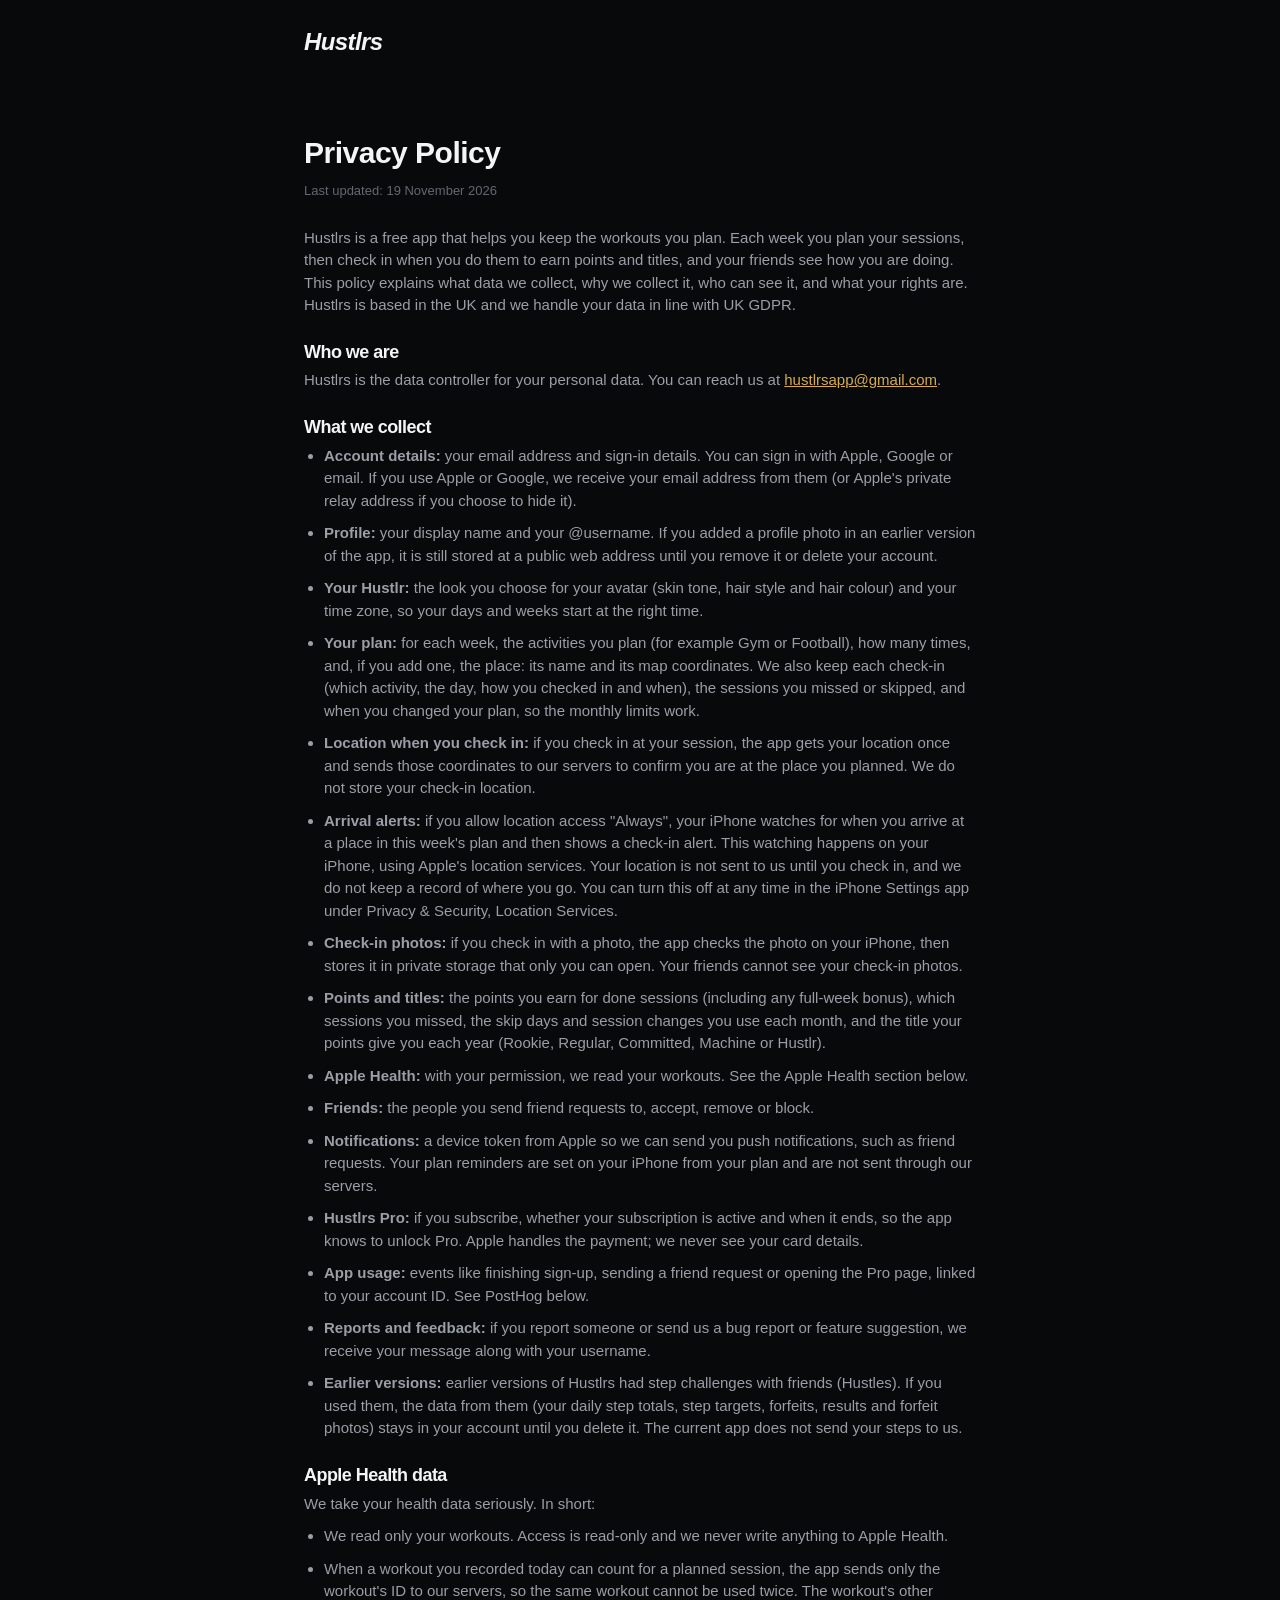
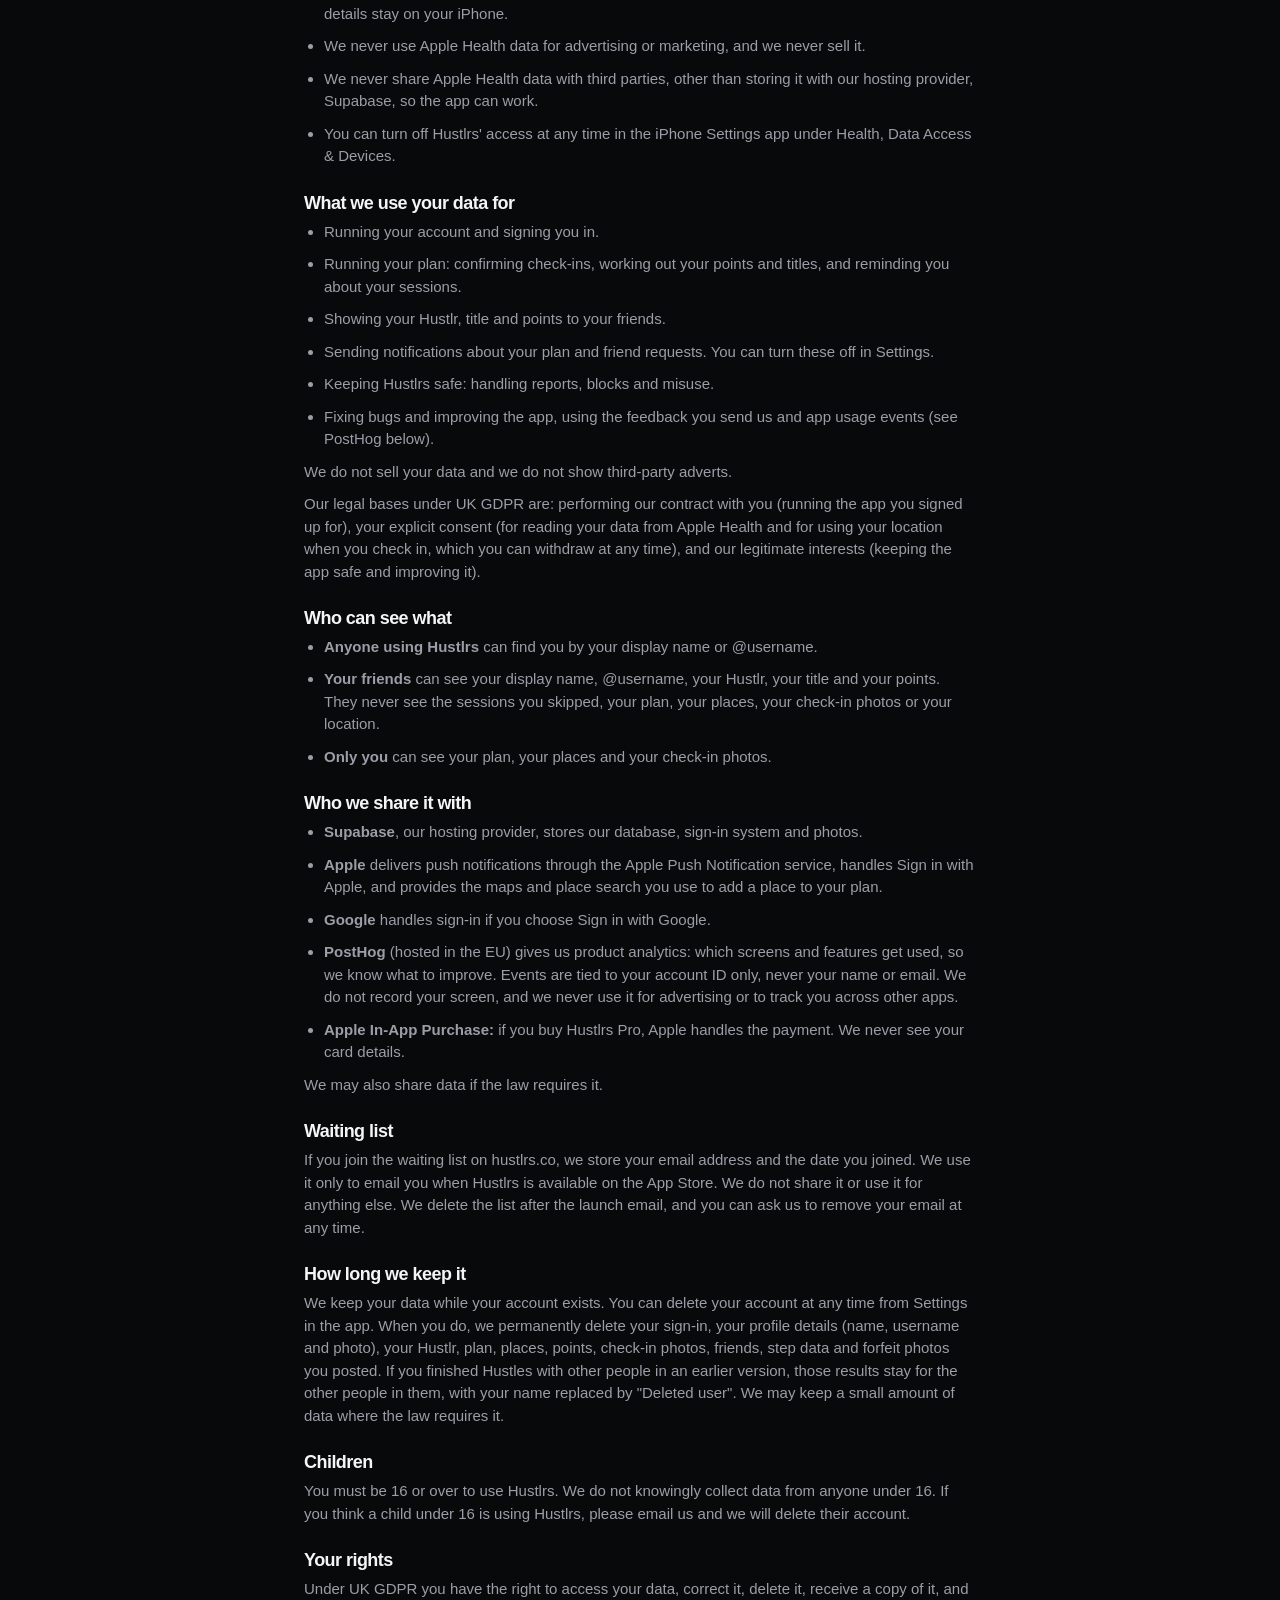
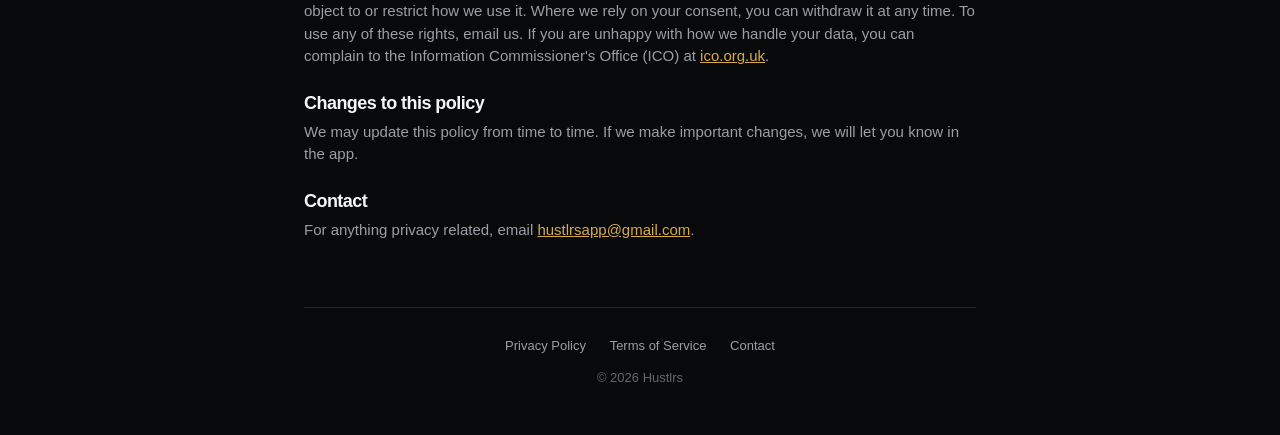
<file: privacy.html>
<!doctype html>
<html lang="en">
<head>
  <meta charset="utf-8">
  <meta name="viewport" content="width=device-width, initial-scale=1">
  <title>Privacy Policy | Hustlrs</title>
  <link rel="icon" href="/favicon.ico?v=4" sizes="any">
  <link rel="icon" type="image/png" sizes="32x32" href="/img/favicon-32.png?v=2">
  <link rel="apple-touch-icon" href="/img/apple-touch-icon.png?v=2">
  <link rel="stylesheet" href="style.css?v=4">
</head>
<body>
  <div class="wrap">
    <header>
      <a class="wordmark" href="/">Hustlrs</a>
    </header>

    <article>
      <h1>Privacy Policy</h1>
      <p class="updated">Last updated: 19 November 2026</p>

      <p>Hustlrs is a free app that helps you keep the workouts you plan. Each week you plan your sessions, then check in when you do them to earn points and titles, and your friends see how you are doing. This policy explains what data we collect, why we collect it, who can see it, and what your rights are. Hustlrs is based in the UK and we handle your data in line with UK GDPR.</p>

      <h2>Who we are</h2>
      <p>Hustlrs is the data controller for your personal data. You can reach us at <a href="mailto:hustlrsapp@gmail.com">hustlrsapp@gmail.com</a>.</p>

      <h2>What we collect</h2>
      <ul>
        <li><strong>Account details:</strong> your email address and sign-in details. You can sign in with Apple, Google or email. If you use Apple or Google, we receive your email address from them (or Apple's private relay address if you choose to hide it).</li>
        <li><strong>Profile:</strong> your display name and your @username. If you added a profile photo in an earlier version of the app, it is still stored at a public web address until you remove it or delete your account.</li>
        <li><strong>Your Hustlr:</strong> the look you choose for your avatar (skin tone, hair style and hair colour) and your time zone, so your days and weeks start at the right time.</li>
        <li><strong>Your plan:</strong> for each week, the activities you plan (for example Gym or Football), how many times, and, if you add one, the place: its name and its map coordinates. We also keep each check-in (which activity, the day, how you checked in and when), the sessions you missed or skipped, and when you changed your plan, so the monthly limits work.</li>
        <li><strong>Location when you check in:</strong> if you check in at your session, the app gets your location once and sends those coordinates to our servers to confirm you are at the place you planned. We do not store your check-in location.</li>
        <li><strong>Arrival alerts:</strong> if you allow location access "Always", your iPhone watches for when you arrive at a place in this week's plan and then shows a check-in alert. This watching happens on your iPhone, using Apple's location services. Your location is not sent to us until you check in, and we do not keep a record of where you go. You can turn this off at any time in the iPhone Settings app under Privacy &amp; Security, Location Services.</li>
        <li><strong>Check-in photos:</strong> if you check in with a photo, the app checks the photo on your iPhone, then stores it in private storage that only you can open. Your friends cannot see your check-in photos.</li>
        <li><strong>Points and titles:</strong> the points you earn for done sessions (including any full-week bonus), which sessions you missed, the skip days and session changes you use each month, and the title your points give you each year (Rookie, Regular, Committed, Machine or Hustlr).</li>
        <li><strong>Apple Health:</strong> with your permission, we read your workouts. See the Apple Health section below.</li>
        <li><strong>Friends:</strong> the people you send friend requests to, accept, remove or block.</li>
        <li><strong>Notifications:</strong> a device token from Apple so we can send you push notifications, such as friend requests. Your plan reminders are set on your iPhone from your plan and are not sent through our servers.</li>
        <li><strong>Hustlrs Pro:</strong> if you subscribe, whether your subscription is active and when it ends, so the app knows to unlock Pro. Apple handles the payment; we never see your card details.</li>
        <li><strong>App usage:</strong> events like finishing sign-up, sending a friend request or opening the Pro page, linked to your account ID. See PostHog below.</li>
        <li><strong>Reports and feedback:</strong> if you report someone or send us a bug report or feature suggestion, we receive your message along with your username.</li>
        <li><strong>Earlier versions:</strong> earlier versions of Hustlrs had step challenges with friends (Hustles). If you used them, the data from them (your daily step totals, step targets, forfeits, results and forfeit photos) stays in your account until you delete it. The current app does not send your steps to us.</li>
      </ul>

      <h2>Apple Health data</h2>
      <p>We take your health data seriously. In short:</p>
      <ul>
        <li>We read only your workouts. Access is read-only and we never write anything to Apple Health.</li>
        <li>When a workout you recorded today can count for a planned session, the app sends only the workout's ID to our servers, so the same workout cannot be used twice. The workout's other details stay on your iPhone.</li>
        <li>We never use Apple Health data for advertising or marketing, and we never sell it.</li>
        <li>We never share Apple Health data with third parties, other than storing it with our hosting provider, Supabase, so the app can work.</li>
        <li>You can turn off Hustlrs' access at any time in the iPhone Settings app under Health, Data Access &amp; Devices.</li>
      </ul>

      <h2>What we use your data for</h2>
      <ul>
        <li>Running your account and signing you in.</li>
        <li>Running your plan: confirming check-ins, working out your points and titles, and reminding you about your sessions.</li>
        <li>Showing your Hustlr, title and points to your friends.</li>
        <li>Sending notifications about your plan and friend requests. You can turn these off in Settings.</li>
        <li>Keeping Hustlrs safe: handling reports, blocks and misuse.</li>
        <li>Fixing bugs and improving the app, using the feedback you send us and app usage events (see PostHog below).</li>
      </ul>
      <p>We do not sell your data and we do not show third-party adverts.</p>
      <p>Our legal bases under UK GDPR are: performing our contract with you (running the app you signed up for), your explicit consent (for reading your data from Apple Health and for using your location when you check in, which you can withdraw at any time), and our legitimate interests (keeping the app safe and improving it).</p>

      <h2>Who can see what</h2>
      <ul>
        <li><strong>Anyone using Hustlrs</strong> can find you by your display name or @username.</li>
        <li><strong>Your friends</strong> can see your display name, @username, your Hustlr, your title and your points. They never see the sessions you skipped, your plan, your places, your check-in photos or your location.</li>
        <li><strong>Only you</strong> can see your plan, your places and your check-in photos.</li>
      </ul>

      <h2>Who we share it with</h2>
      <ul>
        <li><strong>Supabase</strong>, our hosting provider, stores our database, sign-in system and photos.</li>
        <li><strong>Apple</strong> delivers push notifications through the Apple Push Notification service, handles Sign in with Apple, and provides the maps and place search you use to add a place to your plan.</li>
        <li><strong>Google</strong> handles sign-in if you choose Sign in with Google.</li>
        <li><strong>PostHog</strong> (hosted in the EU) gives us product analytics: which screens and features get used, so we know what to improve. Events are tied to your account ID only, never your name or email. We do not record your screen, and we never use it for advertising or to track you across other apps.</li>
        <li><strong>Apple In-App Purchase:</strong> if you buy Hustlrs Pro, Apple handles the payment. We never see your card details.</li>
      </ul>
      <p>We may also share data if the law requires it.</p>

      <h2>Waiting list</h2>
      <p>If you join the waiting list on hustlrs.co, we store your email address and the date you joined. We use it only to email you when Hustlrs is available on the App Store. We do not share it or use it for anything else. We delete the list after the launch email, and you can ask us to remove your email at any time.</p>

      <h2>How long we keep it</h2>
      <p>We keep your data while your account exists. You can delete your account at any time from Settings in the app. When you do, we permanently delete your sign-in, your profile details (name, username and photo), your Hustlr, plan, places, points, check-in photos, friends, step data and forfeit photos you posted. If you finished Hustles with other people in an earlier version, those results stay for the other people in them, with your name replaced by "Deleted user". We may keep a small amount of data where the law requires it.</p>

      <h2>Children</h2>
      <p>You must be 16 or over to use Hustlrs. We do not knowingly collect data from anyone under 16. If you think a child under 16 is using Hustlrs, please email us and we will delete their account.</p>

      <h2>Your rights</h2>
      <p>Under UK GDPR you have the right to access your data, correct it, delete it, receive a copy of it, and object to or restrict how we use it. Where we rely on your consent, you can withdraw it at any time. To use any of these rights, email us. If you are unhappy with how we handle your data, you can complain to the Information Commissioner's Office (ICO) at <a href="https://ico.org.uk">ico.org.uk</a>.</p>

      <h2>Changes to this policy</h2>
      <p>We may update this policy from time to time. If we make important changes, we will let you know in the app.</p>

      <h2>Contact</h2>
      <p>For anything privacy related, email <a href="mailto:hustlrsapp@gmail.com">hustlrsapp@gmail.com</a>.</p>
    </article>

    <footer>
      <a href="/privacy.html">Privacy Policy</a>
      <a href="/terms.html">Terms of Service</a>
      <a href="mailto:hustlrsapp@gmail.com">Contact</a>
      <p style="margin-top:12px">&copy; 2026 Hustlrs</p>
    </footer>
  </div>
</body>
</html>
</file>
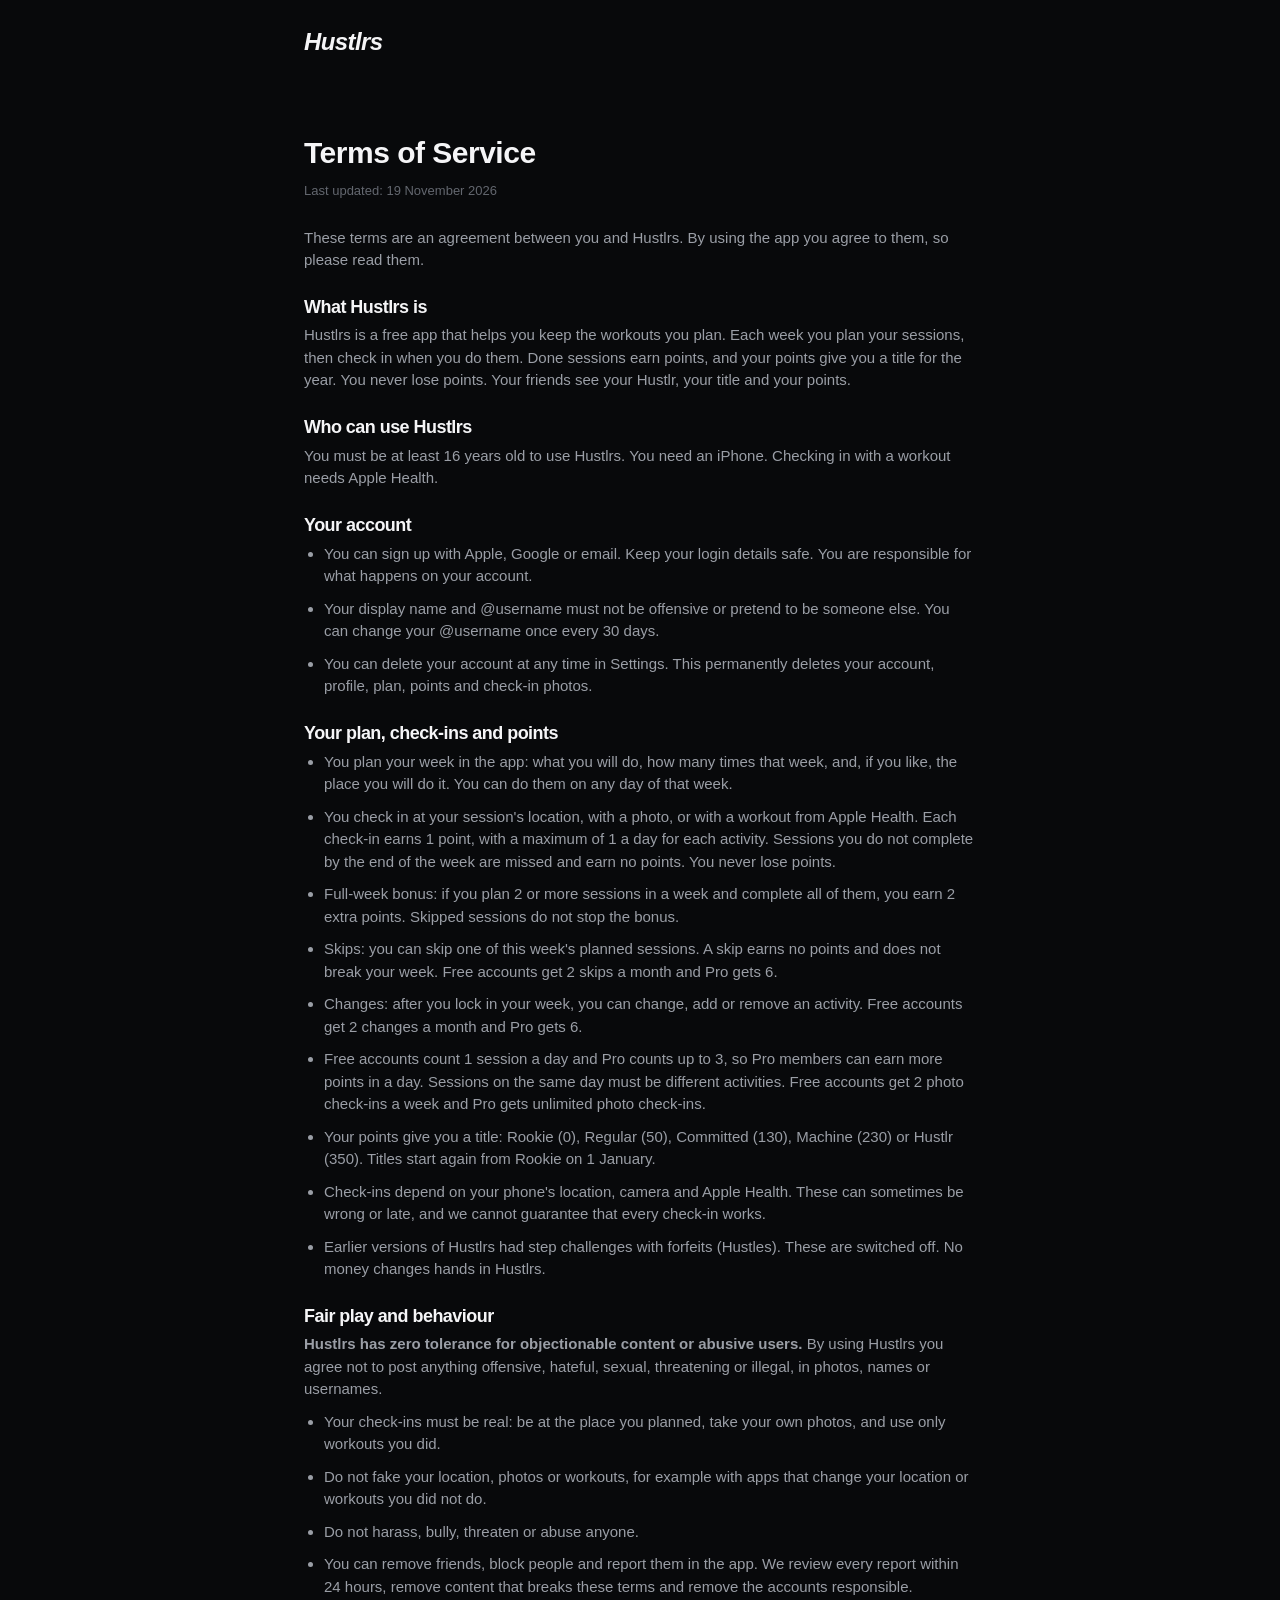
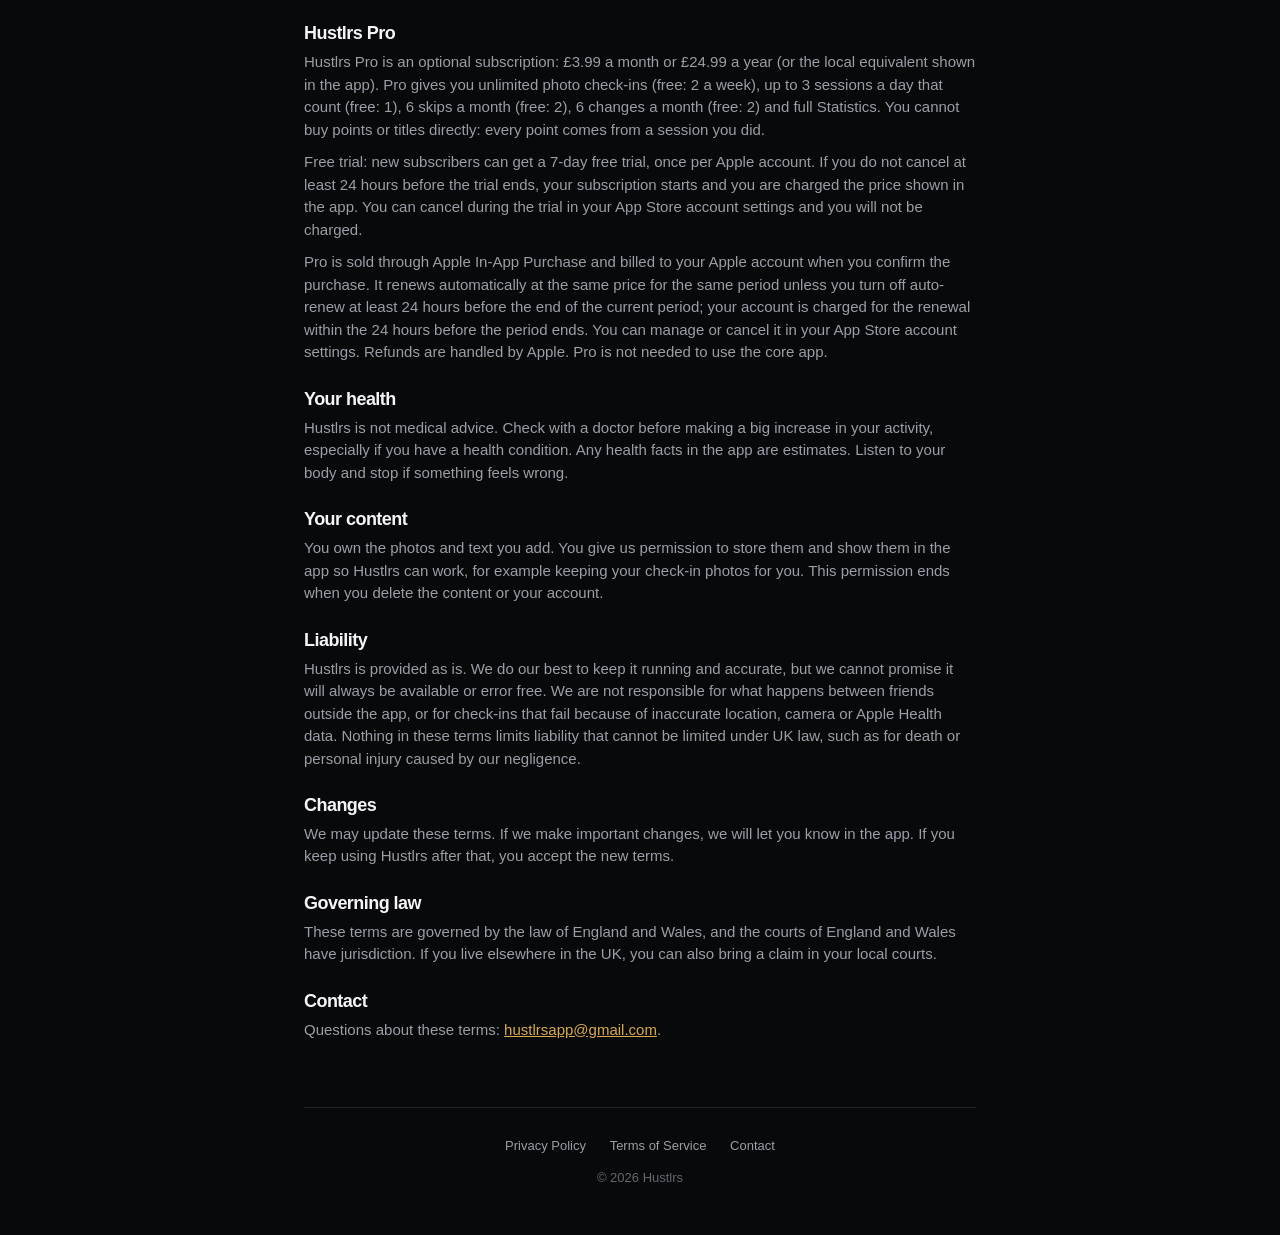
<file: terms.html>
<!doctype html>
<html lang="en">
<head>
  <meta charset="utf-8">
  <meta name="viewport" content="width=device-width, initial-scale=1">
  <title>Terms of Service | Hustlrs</title>
  <link rel="icon" href="/favicon.ico?v=4" sizes="any">
  <link rel="icon" type="image/png" sizes="32x32" href="/img/favicon-32.png?v=2">
  <link rel="apple-touch-icon" href="/img/apple-touch-icon.png?v=2">
  <link rel="stylesheet" href="style.css?v=4">
</head>
<body>
  <div class="wrap">
    <header>
      <a class="wordmark" href="/">Hustlrs</a>
    </header>

    <article>
      <h1>Terms of Service</h1>
      <p class="updated">Last updated: 19 November 2026</p>

      <p>These terms are an agreement between you and Hustlrs. By using the app you agree to them, so please read them.</p>

      <h2>What Hustlrs is</h2>
      <p>Hustlrs is a free app that helps you keep the workouts you plan. Each week you plan your sessions, then check in when you do them. Done sessions earn points, and your points give you a title for the year. You never lose points. Your friends see your Hustlr, your title and your points.</p>

      <h2>Who can use Hustlrs</h2>
      <p>You must be at least 16 years old to use Hustlrs. You need an iPhone. Checking in with a workout needs Apple Health.</p>

      <h2>Your account</h2>
      <ul>
        <li>You can sign up with Apple, Google or email. Keep your login details safe. You are responsible for what happens on your account.</li>
        <li>Your display name and @username must not be offensive or pretend to be someone else. You can change your @username once every 30 days.</li>
        <li>You can delete your account at any time in Settings. This permanently deletes your account, profile, plan, points and check-in photos.</li>
      </ul>

      <h2>Your plan, check-ins and points</h2>
      <ul>
        <li>You plan your week in the app: what you will do, how many times that week, and, if you like, the place you will do it. You can do them on any day of that week.</li>
        <li>You check in at your session's location, with a photo, or with a workout from Apple Health. Each check-in earns 1 point, with a maximum of 1 a day for each activity. Sessions you do not complete by the end of the week are missed and earn no points. You never lose points.</li>
        <li>Full-week bonus: if you plan 2 or more sessions in a week and complete all of them, you earn 2 extra points. Skipped sessions do not stop the bonus.</li>
        <li>Skips: you can skip one of this week's planned sessions. A skip earns no points and does not break your week. Free accounts get 2 skips a month and Pro gets 6.</li>
        <li>Changes: after you lock in your week, you can change, add or remove an activity. Free accounts get 2 changes a month and Pro gets 6.</li>
        <li>Free accounts count 1 session a day and Pro counts up to 3, so Pro members can earn more points in a day. Sessions on the same day must be different activities. Free accounts get 2 photo check-ins a week and Pro gets unlimited photo check-ins.</li>
        <li>Your points give you a title: Rookie (0), Regular (50), Committed (130), Machine (230) or Hustlr (350). Titles start again from Rookie on 1 January.</li>
        <li>Check-ins depend on your phone's location, camera and Apple Health. These can sometimes be wrong or late, and we cannot guarantee that every check-in works.</li>
        <li>Earlier versions of Hustlrs had step challenges with forfeits (Hustles). These are switched off. No money changes hands in Hustlrs.</li>
      </ul>

      <h2>Fair play and behaviour</h2>
      <p><strong>Hustlrs has zero tolerance for objectionable content or abusive users.</strong> By using Hustlrs you agree not to post anything offensive, hateful, sexual, threatening or illegal, in photos, names or usernames.</p>
      <ul>
        <li>Your check-ins must be real: be at the place you planned, take your own photos, and use only workouts you did.</li>
        <li>Do not fake your location, photos or workouts, for example with apps that change your location or workouts you did not do.</li>
        <li>Do not harass, bully, threaten or abuse anyone.</li>
        <li>You can remove friends, block people and report them in the app. We review every report within 24 hours, remove content that breaks these terms and remove the accounts responsible.</li>
      </ul>

      <h2>Hustlrs Pro</h2>
      <p>Hustlrs Pro is an optional subscription: &pound;3.99 a month or &pound;24.99 a year (or the local equivalent shown in the app). Pro gives you unlimited photo check-ins (free: 2 a week), up to 3 sessions a day that count (free: 1), 6 skips a month (free: 2), 6 changes a month (free: 2) and full Statistics. You cannot buy points or titles directly: every point comes from a session you did.</p>
      <p>Free trial: new subscribers can get a 7-day free trial, once per Apple account. If you do not cancel at least 24 hours before the trial ends, your subscription starts and you are charged the price shown in the app. You can cancel during the trial in your App Store account settings and you will not be charged.</p>
      <p>Pro is sold through Apple In-App Purchase and billed to your Apple account when you confirm the purchase. It renews automatically at the same price for the same period unless you turn off auto-renew at least 24 hours before the end of the current period; your account is charged for the renewal within the 24 hours before the period ends. You can manage or cancel it in your App Store account settings. Refunds are handled by Apple. Pro is not needed to use the core app.</p>

      <h2>Your health</h2>
      <p>Hustlrs is not medical advice. Check with a doctor before making a big increase in your activity, especially if you have a health condition. Any health facts in the app are estimates. Listen to your body and stop if something feels wrong.</p>

      <h2>Your content</h2>
      <p>You own the photos and text you add. You give us permission to store them and show them in the app so Hustlrs can work, for example keeping your check-in photos for you. This permission ends when you delete the content or your account.</p>

      <h2>Liability</h2>
      <p>Hustlrs is provided as is. We do our best to keep it running and accurate, but we cannot promise it will always be available or error free. We are not responsible for what happens between friends outside the app, or for check-ins that fail because of inaccurate location, camera or Apple Health data. Nothing in these terms limits liability that cannot be limited under UK law, such as for death or personal injury caused by our negligence.</p>

      <h2>Changes</h2>
      <p>We may update these terms. If we make important changes, we will let you know in the app. If you keep using Hustlrs after that, you accept the new terms.</p>

      <h2>Governing law</h2>
      <p>These terms are governed by the law of England and Wales, and the courts of England and Wales have jurisdiction. If you live elsewhere in the UK, you can also bring a claim in your local courts.</p>

      <h2>Contact</h2>
      <p>Questions about these terms: <a href="mailto:hustlrsapp@gmail.com">hustlrsapp@gmail.com</a>.</p>
    </article>

    <footer>
      <a href="/privacy.html">Privacy Policy</a>
      <a href="/terms.html">Terms of Service</a>
      <a href="mailto:hustlrsapp@gmail.com">Contact</a>
      <p style="margin-top:12px">&copy; 2026 Hustlrs</p>
    </footer>
  </div>
</body>
</html>
</file>
<file: style.css>
:root {
  --bg: #08090b;
  --surface: #121317;
  --surface-2: #17181d;
  --border: #22242b;
  --text: #f5f5f7;
  --muted: #9a9ea6;
  --dim: #63676f;
  --gold: #d8ab4a;
  --gold-soft: rgba(216, 171, 74, 0.12);
  --green: #3abc70;
  --nav-h: 60px;
}

* { box-sizing: border-box; margin: 0; padding: 0; }
html { scroll-behavior: smooth; scroll-padding-top: calc(var(--nav-h) + 12px); }
body {
  background: var(--bg);
  color: var(--text);
  font-family: -apple-system, BlinkMacSystemFont, "SF Pro Display", "Segoe UI", Roboto, sans-serif;
  line-height: 1.5;
  -webkit-font-smoothing: antialiased;
  overflow-x: hidden;
  overscroll-behavior-x: none;
}
img { -webkit-user-drag: none; user-select: none; max-width: 100%; }
.gold { color: var(--gold); }
.sr-only {
  position: absolute; width: 1px; height: 1px; padding: 0; margin: -1px;
  overflow: hidden; clip: rect(0 0 0 0); white-space: nowrap; border: 0;
}

/* ---------- shared with privacy / terms / 404 ---------- */
.wrap { max-width: 720px; margin: 0 auto; padding: 0 24px; }
header { display: flex; align-items: center; padding: 24px 0; }
.wordmark {
  font-size: 24px; font-weight: 900; font-style: italic;
  letter-spacing: -0.6px; color: var(--text); text-decoration: none;
}
article { padding: 24px 0 56px; }
article h1 { font-size: 30px; font-weight: 900; letter-spacing: -0.5px; margin: 22px 0 6px; }
article .updated { color: var(--dim); font-size: 13px; margin-bottom: 26px; }
article h2 { font-size: 18px; margin: 26px 0 8px; }
article p, article li { color: var(--muted); font-size: 15px; margin-bottom: 10px; }
article ul { padding-left: 20px; }
article a { color: var(--gold); }
footer {
  border-top: 1px solid var(--border);
  padding: 28px 0 48px; font-size: 13px; color: var(--dim);
  text-align: center;
}
footer a { color: var(--muted); text-decoration: none; margin: 0 10px; }
footer a:hover { color: var(--text); }
footer .small { margin-top: 12px; }

/* ---------- buttons ---------- */
.btn {
  display: inline-flex; align-items: center; gap: 9px;
  background: var(--text); color: #08090b;
  font-weight: 700; font-size: 16px; text-decoration: none;
  padding: 15px 28px; border-radius: 999px;
}
.btn:hover { opacity: 0.9; }
.btn-apple { flex: 0 0 auto; position: relative; top: -1px; }
.btn-soon { cursor: default; user-select: none; }
.btn-soon:hover { opacity: 1; }

/* ---------- nav: slim, translucent, sticky ---------- */
.site-nav {
  display: block; padding: 0;
  position: sticky; top: 0; z-index: 100;
  background: rgba(8, 9, 11, 0.72);
  -webkit-backdrop-filter: saturate(180%) blur(16px);
  backdrop-filter: saturate(180%) blur(16px);
  border-bottom: 1px solid rgba(255, 255, 255, 0.06);
}
.nav-inner {
  max-width: 1080px; height: var(--nav-h); margin: 0 auto; padding: 0 24px;
  display: flex; align-items: center;
}
.site-nav .wordmark { font-size: 22px; }
.nav-links { display: flex; align-items: center; gap: 28px; margin-left: auto; }
.nav-links a {
  font-size: 14px; font-weight: 500; color: var(--muted);
  text-decoration: none; transition: color 0.15s ease;
}
.nav-links a:hover { color: var(--text); }
.nav-links .nav-contact {
  color: #08090b; font-weight: 700;
  background: var(--gold); border-radius: 999px; padding: 7px 16px;
}
.nav-links .nav-contact:hover { color: #08090b; opacity: 0.9; }
@media (max-width: 720px) {
  .nav-links a:not(.nav-contact) { display: none; }
}

/* ---------- type scale ---------- */
.eyebrow {
  font-size: 13px; font-weight: 700; letter-spacing: 1.6px;
  text-transform: uppercase; color: var(--gold); margin-bottom: 14px;
}
h1, h2 { font-weight: 800; letter-spacing: -0.03em; }
h2 { font-size: clamp(32px, 6vw, 56px); line-height: 1.05; }
h3 { font-size: 19px; font-weight: 700; letter-spacing: -0.01em; }

main > section { padding: 0 24px; }

/* ---------- hero ---------- */
.hero {
  text-align: center;
  padding-top: clamp(64px, 11vw, 120px) !important;
  overflow: hidden;
}
.hero h1 {
  font-size: clamp(44px, 10vw, 96px);
  line-height: 1; margin: 0 auto 22px; max-width: 900px;
  font-weight: 900; font-style: italic; letter-spacing: -0.04em;
}
.hero-sub {
  font-size: clamp(18px, 2.4vw, 22px); color: var(--muted);
  max-width: 560px; margin: 0 auto 34px; line-height: 1.4;
}
.hero-meta { font-size: 13px; color: var(--dim); margin-top: 16px; }

.hero-phones {
  display: flex; justify-content: center; align-items: flex-end; gap: clamp(10px, 2.4vw, 28px);
  max-width: 820px; margin: clamp(44px, 6vw, 72px) auto 0;
  position: relative;
}
.hero-phones::before {
  /* soft gold glow behind the phones */
  content: ""; position: absolute; z-index: -1;
  left: 50%; top: 18%; width: 70%; height: 70%;
  transform: translateX(-50%);
  background: radial-gradient(closest-side, rgba(216, 171, 74, 0.22), transparent);
  filter: blur(20px);
}
.phone {
  position: relative; background: #0b0c0f;
  border-radius: clamp(24px, 5vw, 50px); padding: clamp(4px, 0.8vw, 8px);
  box-shadow: inset 0 0 0 1.5px #2b2e37, 0 30px 60px rgba(0, 0, 0, 0.55);
}
.phone img {
  display: block; width: 100%; height: auto; aspect-ratio: 1206 / 2622;
  border-radius: clamp(20px, 4.3vw, 43px); background: var(--surface);
}
.phone-main { flex: 0 0 34%; max-width: 290px; }
.phone-side { flex: 0 0 28%; max-width: 240px; margin-bottom: 4%; opacity: 0.92; }
/* the hero runs into the next section: fade the phones' bottoms out */
.hero-phones { -webkit-mask-image: linear-gradient(to bottom, #000 72%, transparent);
               mask-image: linear-gradient(to bottom, #000 72%, transparent); }

/* ---------- statement ---------- */
.statement { max-width: 980px; margin: 0 auto; padding-top: clamp(48px, 7vw, 96px) !important; text-align: center; }
.statement p {
  font-size: clamp(26px, 4.6vw, 48px); font-weight: 700; line-height: 1.15;
  letter-spacing: -0.025em; color: var(--text);
}

/* ---------- generic block ---------- */
.block { max-width: 1080px; margin: 0 auto; padding-top: clamp(72px, 9vw, 120px) !important; }
.block-head { text-align: center; margin-bottom: clamp(28px, 4vw, 48px); }
.block-sub { color: var(--muted); font-size: 18px; margin-top: 18px; }

/* how it works: three quiet columns */
.how {
  list-style: none; display: grid; grid-template-columns: 1fr; gap: 14px;
}
@media (min-width: 760px) { .how { grid-template-columns: repeat(3, 1fr); gap: 18px; } }
.how li {
  background: var(--surface); border-radius: 24px; padding: 24px 24px 26px;
}
.how-n {
  display: inline-flex; align-items: center; justify-content: center;
  width: 34px; height: 34px; border-radius: 50%;
  background: var(--gold-soft); color: var(--gold);
  font-weight: 800; font-size: 15px; margin-bottom: 16px;
}
.how h3 { margin-bottom: 8px; }
.how p { color: var(--muted); font-size: 16px; }

/* ---------- feature rows: copy + one big phone, alternating ---------- */
.feature {
  max-width: 1080px; margin: 0 auto;
  padding-top: clamp(72px, 9vw, 120px) !important;
  display: grid; grid-template-columns: 1fr; gap: 48px; align-items: center;
}
@media (min-width: 860px) {
  .feature { grid-template-columns: 1fr 1fr; gap: 56px; }
  .feature-flip .feature-copy { order: 2; }
}
.feature h2 { margin-bottom: 22px; }
.feature-text { font-size: 19px; color: var(--muted); line-height: 1.45; max-width: 520px; }
@media (max-width: 520px) { .feature-text { font-size: 17px; } }
.feature-text + .feature-text { margin-top: 12px; }
.feature-note { font-size: 15px; color: var(--dim); margin-top: 22px; }
.feature-shot { display: flex; justify-content: center; }
/* two phones side by side in one feature */
.feature-shots { gap: clamp(12px, 3vw, 22px); align-items: flex-start; }
.feature-shots .shot { width: min(230px, 42vw); border-radius: 40px; padding: 6px; }
.feature-shots .shot img { border-radius: 34px; }
.feature-shots .shot:nth-child(2) { margin-top: 36px; }
@media (max-width: 480px) {
  .feature-shots .shot { border-radius: 28px; padding: 4px; }
  .feature-shots .shot img { border-radius: 24px; }
}

.shot {
  position: relative; width: min(300px, 72vw);
  background: #0b0c0f; border-radius: 50px; padding: 8px;
  box-shadow: inset 0 0 0 1.5px #2b2e37, 0 30px 60px rgba(0, 0, 0, 0.55);
  cursor: zoom-in; transition: transform 0.3s ease;
}
.shot:hover { transform: translateY(-4px); }
.shot img {
  display: block; width: 100%; height: auto; aspect-ratio: 1206 / 2622;
  border-radius: 42px; background: var(--surface);
}
@media (max-width: 480px) {
  .shot { border-radius: 40px; padding: 6px; }
  .shot img { border-radius: 34px; }
}

.chips { list-style: none; display: flex; flex-wrap: wrap; gap: 8px; margin-top: 28px; max-width: 500px; }
.chips li {
  background: var(--surface-2); border: 1px solid var(--border);
  border-radius: 999px; padding: 9px 16px; font-size: 15px; font-weight: 600;
}
.ticks { list-style: none; margin-top: 24px; display: grid; gap: 10px; max-width: 480px; }
.ticks li {
  position: relative; padding-left: 26px; font-size: 17px; color: var(--text);
}
.ticks li::before {
  content: ""; position: absolute; left: 0; top: 0.55em;
  width: 8px; height: 8px; border-radius: 50%; background: var(--gold);
}

.badges { list-style: none; display: flex; flex-wrap: wrap; gap: 6px; margin-top: 24px; }
.badges li, .rank {
  font-size: 11px; font-weight: 800; letter-spacing: 0.8px; text-transform: uppercase;
  padding: 5px 11px; border-radius: 999px; border: 1px solid currentColor;
}
.b-bronze { color: #c98a55; }
.b-silver { color: #c3c8d0; }
.b-gold { color: var(--gold); }
.b-diamond { color: #6fd3f2; }
.b-hustlr { color: #08090b; background: var(--gold); border-color: var(--gold) !important; }

.ranks { list-style: none; margin-top: 24px; max-width: 420px; }
.ranks li {
  display: grid; grid-template-columns: 96px 80px 1fr; align-items: center; gap: 10px;
  padding: 10px 0; border-bottom: 1px solid var(--border);
}
.ranks li:last-child { border-bottom: 0; }
.rank { justify-self: start; }
.rank-steps { white-space: nowrap; font-weight: 800; font-size: 15px; color: var(--text); font-variant-numeric: tabular-nums; }
.rank-what { font-size: 13px; color: var(--muted); }
.ranks-note { font-size: 13px; color: var(--dim); margin-top: 10px; }
@media (max-width: 480px) {
  .ranks li { grid-template-columns: 88px 84px 1fr; gap: 8px; }
}

/* ---------- Free vs Pro ---------- */
.compare {
  max-width: 820px; margin: 0 auto;
  background: var(--surface); border-radius: 28px;
  padding: 8px clamp(14px, 3vw, 36px) 12px;
}
.compare table { width: 100%; border-collapse: collapse; table-layout: fixed; }
.compare thead th {
  font-size: 15px; font-weight: 800; text-align: left;
  padding: 22px 8px 16px; color: var(--text);
  border-bottom: 1px solid var(--border);
}
.compare thead th:first-child { width: 42%; }
.compare thead th.col-pro { color: var(--gold); }
.compare tbody th {
  text-align: left; font-weight: 600; font-size: 15px; color: var(--text);
  padding: 13px 8px; vertical-align: top;
}
.compare td {
  font-size: 15px; color: var(--muted); padding: 13px 8px; vertical-align: top;
}
.compare td.col-pro { color: var(--text); }
.compare tbody tr + tr th,
.compare tbody tr + tr td { border-top: 1px solid var(--border); }
.cell-note { display: block; font-size: 13px; color: var(--dim); margin-top: 3px; line-height: 1.35; }
.yes { color: var(--muted); font-weight: 800; }
.col-pro .yes { color: var(--gold); }
@media (max-width: 520px) {
  .compare thead th:first-child { width: 38%; }
  .compare tbody th, .compare td { font-size: 14px; padding: 12px 6px; }
  .compare thead th { padding: 18px 6px 12px; }
  .cell-note { font-size: 12px; }
}
.price { text-align: center; color: var(--dim); font-size: 14px; margin-top: 22px; }

/* ---------- stats ---------- */
.stats { display: grid; grid-template-columns: 1fr; gap: 14px; }
@media (min-width: 760px) { .stats { grid-template-columns: repeat(3, 1fr); gap: 18px; } }
.stat { background: var(--surface); border-radius: 24px; padding: 30px 28px; }
.stat-num {
  display: block; font-size: clamp(40px, 5vw, 52px); font-weight: 800;
  letter-spacing: -0.03em; color: var(--gold); margin-bottom: 8px; line-height: 1;
}
.stat p { font-size: 16px; color: var(--muted); }
.stat sup a { color: var(--gold); text-decoration: none; font-size: 11px; margin-left: 1px; }
.sources {
  margin: 22px auto 0; padding-left: 18px; max-width: 1080px;
  font-size: 12px; color: var(--dim); display: grid; gap: 4px;
}

/* ---------- FAQ ---------- */
.faq { max-width: 760px; margin: 0 auto; }
.faq details { border-bottom: 1px solid var(--border); }
.faq details:first-child { border-top: 1px solid var(--border); }
.faq summary {
  cursor: pointer; list-style: none;
  font-size: 18px; font-weight: 600; padding: 22px 0;
  display: flex; justify-content: space-between; align-items: center; gap: 16px;
}
.faq summary::-webkit-details-marker { display: none; }
.faq summary::after { content: "+"; color: var(--gold); font-size: 24px; font-weight: 400; flex: none; }
.faq details[open] summary::after { content: "\2212"; }
.faq details p { color: var(--muted); font-size: 16px; padding-bottom: 22px; max-width: 640px; }

/* ---------- closing CTA ---------- */
.closer {
  text-align: center; max-width: 1080px; margin: 0 auto;
  padding-top: clamp(80px, 10vw, 136px) !important;
  padding-bottom: clamp(72px, 9vw, 120px) !important;
}
.closer h2 { margin-bottom: 34px; font-style: italic; font-weight: 900; }

/* ---------- footer ---------- */
.site-footer { max-width: 1080px; margin: 0 auto; padding: 36px 24px 56px; }
.wordmark-sm { font-size: 20px; margin: 0; display: inline-block; margin-bottom: 14px; color: var(--muted); }
.footer-links a { margin: 0 10px; }

/* ---------- lightbox ---------- */
.lightbox {
  position: fixed; inset: 0; z-index: 200;
  display: none; align-items: center; justify-content: center;
  padding: 28px; cursor: zoom-out;
  background: rgba(6, 7, 9, 0.9);
  -webkit-backdrop-filter: blur(6px); backdrop-filter: blur(6px);
}
.lightbox.open { display: flex; }
.lightbox .frame {
  background: #0b0c0f; border-radius: 54px; padding: 9px;
  box-shadow: inset 0 0 0 1.5px #2b2e37, 0 30px 70px rgba(0, 0, 0, 0.7);
}
.lightbox img {
  display: block; width: auto;
  max-width: min(340px, 82vw); max-height: 86vh;
  border-radius: 46px;
}

/* ---------- contact modal ---------- */
.modal {
  position: fixed; inset: 0; z-index: 300;
  display: none; align-items: center; justify-content: center;
  padding: 24px; overflow-y: auto;
  background: rgba(6, 7, 9, 0.9);
  -webkit-backdrop-filter: blur(8px); backdrop-filter: blur(8px);
}
.modal.open { display: flex; }
.modal-card {
  position: relative; width: 100%; max-width: 520px; margin: auto;
  background: var(--surface); border: 1px solid var(--border);
  border-radius: 24px; padding: 34px 30px 30px;
}
.modal-card h3 { font-size: 27px; font-weight: 800; letter-spacing: -0.6px; }
.modal-sub { color: var(--muted); font-size: 15px; margin: 7px 0 24px; }
.modal-close {
  position: absolute; top: 14px; right: 18px;
  background: none; border: none; color: var(--muted);
  font-size: 30px; line-height: 1; cursor: pointer; padding: 4px;
}
.modal-close:hover { color: var(--text); }
#contact-form label {
  display: block; font-size: 13px; font-weight: 700;
  color: var(--text); margin-bottom: 16px;
}
.form-row { display: flex; gap: 14px; }
.form-row label { flex: 1; }
#contact-form input,
#contact-form textarea {
  display: block; width: 100%; margin-top: 8px;
  background: var(--bg); border: 1px solid var(--border);
  border-radius: 12px; padding: 12px 14px;
  color: var(--text); font-size: 16px; font-family: inherit; font-weight: 400;
}
#contact-form input::placeholder,
#contact-form textarea::placeholder { color: var(--dim); }
#contact-form input:focus,
#contact-form textarea:focus { outline: none; border-color: var(--gold); }
#contact-form textarea { resize: vertical; min-height: 120px; line-height: 1.5; }
.form-submit {
  width: 100%; margin-top: 8px;
  background: var(--gold); color: #08090b;
  font-weight: 800; font-size: 16px; border: none;
  border-radius: 999px; padding: 14px; cursor: pointer;
}
.form-submit:hover { opacity: 0.9; }
.form-submit:disabled { opacity: 0.6; cursor: default; }
.form-status { margin: 12px 0 0; font-size: 14px; min-height: 18px; text-align: center; }
.form-status.ok { color: var(--green); }
.form-status.err { color: #ef5858; }
@media (max-width: 480px) {
  .form-row { display: block; }
  .modal-card { padding: 30px 22px 24px; }
}

/* ---------- scroll reveal (only when JS turns it on) ---------- */
.reveal-on .reveal {
  opacity: 0; transform: translateY(24px);
  transition: opacity 0.7s ease, transform 0.7s ease;
}
.reveal-on .reveal.in { opacity: 1; transform: none; }

/* ---------- reduced motion: no movement anywhere ---------- */
@media (prefers-reduced-motion: reduce) {
  html { scroll-behavior: auto; }
  *, *::before, *::after { transition: none !important; animation: none !important; }
  .reveal-on .reveal { opacity: 1; transform: none; }
  .shot:hover { transform: none; }
}

/* ---------- waiting list ---------- */
.waitlist { width: 100%; max-width: 440px; margin: 0 auto; }
.wl-row { display: flex; gap: 8px; }
.wl-row input {
  flex: 1 1 auto; min-width: 0;
  background: var(--surface); color: var(--text);
  border: 1px solid var(--border); border-radius: 999px;
  padding: 15px 20px; font: inherit; font-size: 16px;
}
.wl-row input::placeholder { color: var(--dim); }
.wl-row input:focus { outline: none; border-color: var(--gold); }
.waitlist .btn { border: 0; cursor: pointer; font-family: inherit; white-space: nowrap; }
.waitlist .btn:disabled { opacity: 0.6; cursor: default; }
.wl-hp { position: absolute; left: -9999px; width: 1px; height: 1px; opacity: 0; }
.wl-note { font-size: 13px; color: var(--muted); margin-top: 12px; }
.wl-ok { color: var(--green); font-size: 15px; font-weight: 600; }
.wl-err { color: #ff6b6b; }
@media (max-width: 480px) {
  .wl-row { flex-direction: column; }
  .waitlist .btn { justify-content: center; }
}
</file>
